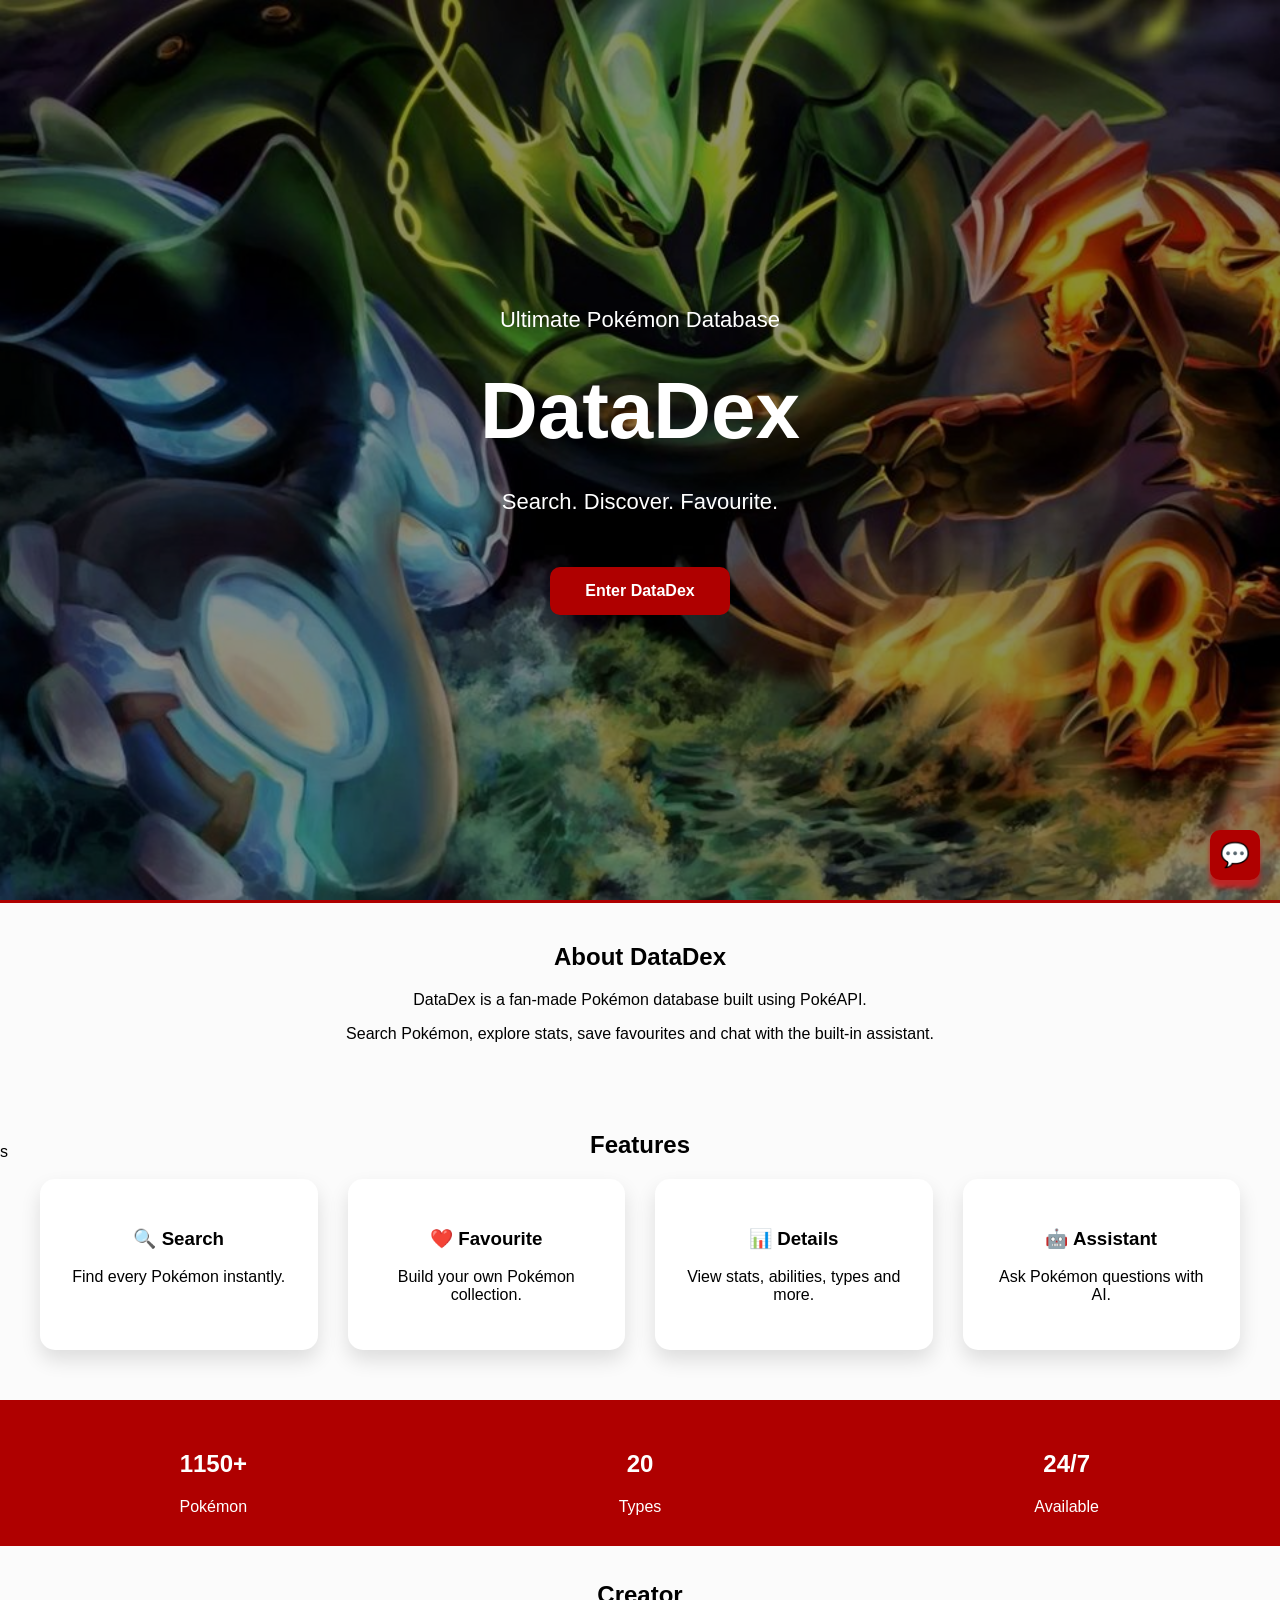
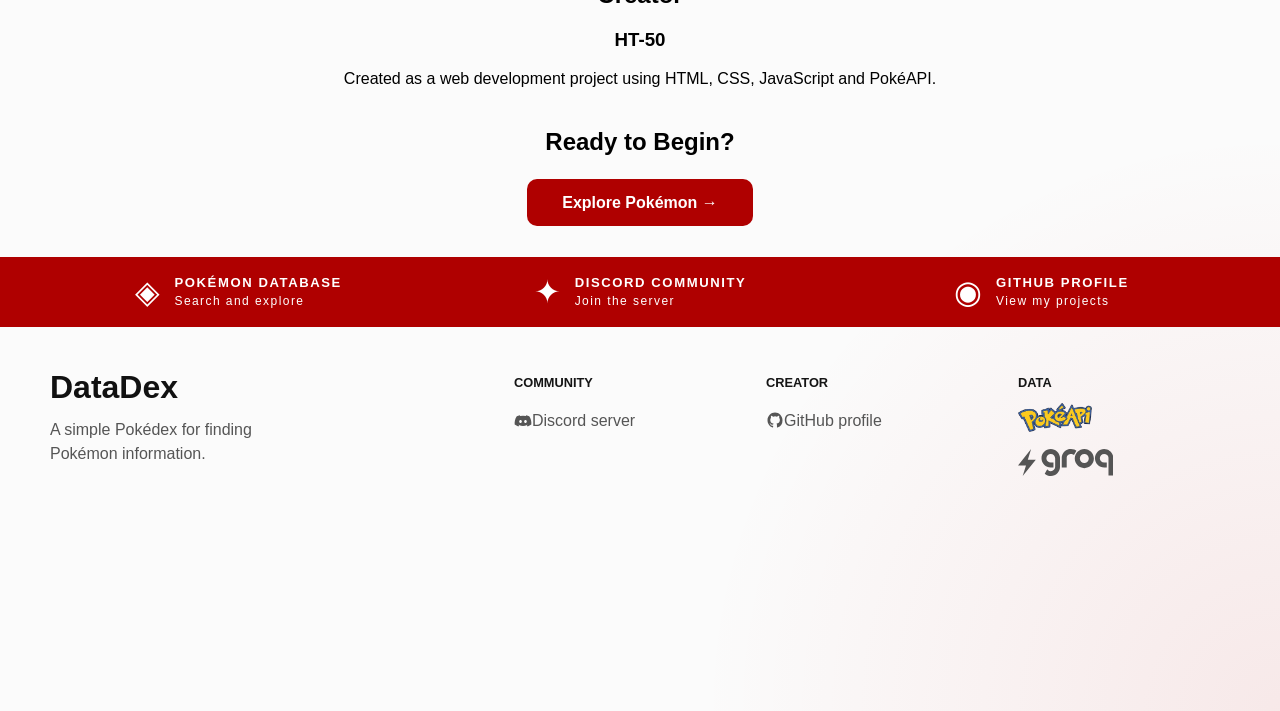
<file: HTML/DataDex.html>
<!DOCTYPE html>
<html lang="en">
<head>
    <meta charset="UTF-8">
    <meta name="viewport" content="width=device-width, initial-scale=1.0">
    <title>DataDex</title>
    <link rel="stylesheet" href="../CSS/Style.css">
    <link rel="stylesheet" href="../CSS/Main_Page.css">
    <!-- These scripts power the chatbox and Pokémon list. -->
    <script src="../Javascript/Chatbox.js" defer></script>
    <script src="../Javascript/Library.js" defer></script>
    <script src="../Javascript/AuthSystem.js" defer></script>
</head>
<body>
    <main class="landing">
        <!-- Attention Grapper -->
        <section class="hero" style="border-bottom: 3px solid rgb(175, 0, 0);">
            <img class="hero-bg" src="../Image/pokemon-wallpaper-1.jpg" alt="Hero">
            <div class="hero-overlay">
                <p>Ultimate Pokémon Database</p>
                <h1>DataDex</h1>
                <p>
                    Search. Discover. Favourite.
                </p>
                <a class="hero-btn" href="List.html">Enter DataDex</a>
            </div>
        </section>
        <!-- ABOUT -->
        <section class="landing-section" style="margin-top: 40px;">
            <h2>About DataDex</h2>
            <p>DataDex is a fan-made Pokémon database built using PokéAPI.</p>
            <p>Search Pokémon, explore stats, save favourites and chat with the built-in assistant.</p>
        </section>
        <!-- FEATURES -->s
        <section class="landing-section" style="margin-top: -50px;">
            <h2>Features</h2>
            <div class="feature-grid">
                <div class="feature-card">
                    <h3>🔍 Search</h3>
                    <p>Find every Pokémon instantly.</p>
                </div>
                <div class="feature-card">
                    <h3>❤️ Favourite</h3>
                    <p>Build your own Pokémon collection.</p>
                </div>
                <div class="feature-card">
                    <h3>📊 Details</h3>
                    <p>View stats, abilities, types and more.</p>
                </div>
                <div class="feature-card">
                    <h3>🤖 Assistant</h3>
                    <p>Ask Pokémon questions with AI.</p>
                </div>
            </div>
        </section>
        <!-- NUMBERS -->
        <section class="landing-stats">
            <div>
                <h2>1150+</h2>
                <span>Pokémon</span>
            </div>
            <div>
                <h2>20</h2>
                <span>Types</span>
            </div>
            <div>
                <h2>24/7</h2>
                <span>Available</span>
            </div>
        </section>
        <!-- CREATOR -->
        <section class="landing-section">
            <h2 style="margin-top: -65px;">Creator</h2>
            <h3>HT-50</h3>
            <p>
                Created as a web development project using
                HTML, CSS, JavaScript and PokéAPI.
            </p>
        </section>
        <!-- FINAL -->
        <section class="landing-section" style="margin-top: -60px;">
            <h2>Ready to Begin?</h2>
            <br>
            <a class="hero-btn" href="List.html">Explore Pokémon →</a>
            <div style="height: 20px;"></div>
        </section>
    </main>

    <!-- Fixed button and window for the Pokémon assistant. -->
    <button id="chatbox_btn" type="button">💬</button>
    <div id="chatbox" class="chatbox">
        <div class="chatbox-header">
            <h3>Chat with DataDex</h3>
            <button id="close_chatbox" type="button">Close</button>
        </div>
        <div id="chatbox_messages"></div>
        <div class="chatbox-input">
            <input type="text" id="chatbox_input" placeholder="Type your message...">
            <button id="send_message" type="button">Send</button>
        </div>
    </div>

    <!-- Site footer with community and creator links. -->
    <footer class="site-footer" style="transform: translateY(-75px);">
        <div class="footer-highlights">
            <div class="footer-feature"><span class="footer-icon">◈</span><p><strong>POKÉMON DATABASE</strong><span>Search and explore</span></p></div>
            <div class="footer-feature"><span class="footer-icon">✦</span><p><strong>DISCORD COMMUNITY</strong><span>Join the server</span></p></div>
            <div class="footer-feature"><span class="footer-icon">◉</span><p><strong>GITHUB PROFILE</strong><span>View my projects</span></p></div>
        </div>
        <div class="footer-main">
            <div class="footer-brand"><a href="DataDex.html">DataDex</a><p>A simple Pokédex for finding Pokémon information.</p></div>
            <div class="footer-column">
                <h2>COMMUNITY</h2>
                <a class="footer-social-link" href="https://discord.gg/fkH4f9ykp" target="_blank">
                    <svg viewBox="0 0 24 24" aria-hidden="true">
                        <path d="M20.3 4.4A16.3 16.3 0 0 0 16.3 3l-.5 1a15 15 0 0 0-7.6 0l-.5-1a16.3 16.3 0 0 0-4 1.4C1.2 8.2.6 11.8.9 15.4a16.5 16.5 0 0 0 4.9 2.5l1.2-1.6c-.7-.3-1.3-.6-1.9-1a10.4 10.4 0 0 0 1.5.7 11.7 11.7 0 0 0 10.8 0 10.4 10.4 0 0 0 1.5-.7c-.6.4-1.2.7-1.9 1l1.2 1.6a16.5 16.5 0 0 0 4.9-2.5c.4-4.2-.7-7.8-2.8-11ZM8.7 13.2c-1 0-1.8-.9-1.8-2s.8-2 1.8-2 1.8.9 1.8 2-.8 2-1.8 2Zm6.6 0c-1 0-1.8-.9-1.8-2s.8-2 1.8-2 1.8.9 1.8 2-.8 2-1.8 2Z"/>
                    </svg>Discord server
                </a>
            </div>
            <div class="footer-column">
                <h2>CREATOR</h2>
                <a class="footer-social-link" href="https://github.com/HT-50" target="_blank">
                    <svg viewBox="0 0 24 24" aria-hidden="true">
                        <path d="M12 2C6.5 2 2 6.6 2 12.2c0 4.5 2.9 8.3 6.8 9.7.5.1.7-.2.7-.5v-1.9c-2.8.6-3.4-1.2-3.4-1.2-.5-1.2-1.1-1.5-1.1-1.5-.9-.6.1-.6.1-.6 1 .1 1.5 1 1.5 1 .9 1.5 2.4 1.1 3 .9.1-.7.4-1.1.6-1.3-2.2-.3-4.5-1.1-4.5-5 0-1.1.4-2 1-2.7-.1-.3-.4-1.3.1-2.7 0 0 .8-.3 2.8 1.1a9.5 9.5 0 0 1 5 0c1.9-1.4 2.8-1.1 2.8-1.1.5 1.4.2 2.4.1 2.7.6.7 1 1.6 1 2.7 0 3.9-2.4 4.7-4.6 5 .4.3.7 1 .7 1.9v2.8c0 .3.2.6.7.5A10.2 10.2 0 0 0 22 12.2C22 6.6 17.5 2 12 2Z"/>
                    </svg>GitHub profile
                </a>
            </div>
            <div class="footer-column">
                <h2>DATA</h2>
                <a href="https://pokeapi.co/" target="_blank">
                    <img src="../Image/download.png" style="height: 35%; width: 35%; transform: translateY(-5px);">
                </a>
                <a href="https://groq.com/" target="_blank">
                    <svg style="width: 45%;" viewBox="0 0 1981.58 562.32" fill="currentColor" xmlns="http://www.w3.org/2000/svg">
                        <path d="M1378.01.31h-.04c-109.6 0-198.78 89.18-198.78 198.78s89.18 198.78 198.78 198.78 198.78-89.18 198.78-198.81C1576.56 89.66 1487.4.5 1378.01.31m93.33 198.78c0 51.49-41.88 93.36-93.36 93.36s-93.36-41.88-93.36-93.36 41.88-93.36 93.36-93.36 93.36 41.87 93.36 93.36M908.86 180.75c.43-11.74 1.43-23.13 3.67-34.68l.05-.23c2.83-13.62 7.15-26.73 12.81-38.99 11.8-25.1 29.21-47.21 50.41-64.03 20.78-16.39 45.11-28.6 70.38-35.33 12.4-3.45 25.23-5.67 38.18-6.6 28.63-2.05 56.94 1.15 83.9 11.24 9.98 3.74 19.95 8.47 29.26 13.87l15.78 9.17-50.61 88.04-15.8-8.8c-10.95-6.1-22.78-9.84-35.16-11.11-12.97-1.17-26.36 0-38.93 3.43-11.9 3.18-23.24 8.94-32.86 16.64-9 7.25-16.26 16.51-20.96 26.71-5.08 11.01-6.98 23.13-6.98 35.17v199.17H908.85V180.75ZM873.03 187.44c-1.25-50.37-21.77-97.51-57.79-132.72C779.25 19.54 731.74.1 681.47 0h-1.63C574.85 0 488.97 85.15 488.05 190.59c-.45 51.35 19.07 99.82 54.95 136.49 35.9 36.68 83.86 57.12 135.2 57.57h58.51V282.78h-55.55c-24.09.33-46.84-8.87-64.06-25.73-17.24-16.87-26.88-39.48-27.14-63.68-.55-49.87 39.38-90.9 89.04-91.5h2.39c49.58 0 90.14 40.58 90.42 90.37v177.83c0 49.22-40.06 89.74-89.31 90.37-23.59-.18-45.76-9.55-62.43-26.43l-12.93-13.07-.05.05-51.98 91.8c34.69 31.66 79.12 49.17 126.28 49.52h2.59c50.55-.72 97.97-20.94 133.54-56.97 35.54-36.02 55.27-83.78 55.53-134.6V187.46H873v-.02ZM1790.21.29c-51.34 0-99.58 20.01-135.85 56.38-36.21 36.3-56.11 84.53-56.01 135.76 0 105.86 86.07 191.97 191.87 191.97h54.41V282.67h-54.41c-49.74 0-90.19-40.48-90.19-90.24s40.45-90.24 90.19-90.24c22.6 0 44.23 8.44 60.92 23.76 16.11 14.8 28.77 34.62 28.77 56.46v367.66h101.67V192.43c0-105.94-85.85-192.14-191.37-192.14M165.98 342.21H0L272.4 1.5l-68.75 220.11H369.6L97.23 562.32z"></path>
                    </svg>
                </a>
            </div>
        </div>
    </footer>
    <br>
</body>
</html>
</file>
<file: CSS/Style.css>
/* Basic css */
body {
    margin: 0;
    font-family: Arial, sans-serif;
    background:
        radial-gradient(circle at top left, rgba(200, 17, 17, 0.12), transparent 28%),
        radial-gradient(circle at bottom right, rgba(200, 17, 17, 0.08), transparent 22%),
        #fbfbfb;
}
img {
    display: block;
    max-width: 100%;
    height: auto;
}
/* Avatar img border */
#user-avatar{
    width:35px;
    height:35px;
    border-radius:50%;
    object-fit:cover;
    cursor:pointer;
    border:3px solid rgb(175,0,0);
    box-shadow:0 0 8px rgba(175,0,0,.25);
    transition:.2s;
    transform:scale(1.1);
}
#user-avatar:hover{
    background: rgb(125, 0, 0);
    border-color: rgb(125, 0, 0);
    transform: translateY(-5px);
    box-shadow: 0 8px 18px rgb(100, 0, 0);
}
/* Favourite btn invisability */
#detailFavourite{
    visibility:hidden;
}
/* Favourite btn css */
.detail-favourite-btn{
    position: absolute;
    top: 15px;
    right: 15px;
    font-size: 18px;
    width: 40px;
    height: 40px;
    background:rgb(175, 0, 0);
    border: 2px solid rgb(175,0,0);
    border-radius: 10px;
    cursor: pointer;
    transition: .2s;
    text-align: center;
}
/* Change bg color on click */
.detail-favourite-btn.active{
    background:white;
}
.detail-favourite-btn:hover{
    transform:scale(1.08);
}
/* Navbar css */
.navbar {
    background-color: #ffffff;
    padding-left: 20px;
    padding-right: 20px;
    position: fixed;
    top: 5px;
    left: 5px;
    right: 5px;
    display: inline-flex;
    align-items: center;
    border: 3px solid rgb(175, 0, 0); 
    box-shadow: 0 0 10px rgb(175, 0, 0);
    width: auto;
    border-radius: 15px;
    z-index: 1000;
}
.nav-btn {
    background: rgb(175, 0, 0);
    color: white;
    border: 2px solid rgb(175, 0, 0);
    border-radius: 6px;
    padding: 6px 14px;
    font-weight: 700;
    cursor: pointer;
    transition: background 0.2s, color 0.2s, transform 0.2s, box-shadow 0.2s;
    display: inline-block;
    text-align: center;
    text-decoration: none;
}
.nav-btn:hover {
    background: rgb(125, 0, 0);
    border-color: rgb(125, 0, 0);
    transform: translateY(-5px);
    box-shadow: 0 8px 18px rgb(100, 0, 0);
}
.nav-right {
    margin-left: auto;
    display: flex;
    align-items: center;
    gap: 10px;
    font-size: 13.3333px;
    overflow-x: auto;
    overflow-y: hidden;
    white-space: nowrap;
    scrollbar-width: thin;
}
/* Auth modal ui */
.auth-modal{
    position:fixed;
    top:0;
    left:0;
    width:100%;
    height:100%;
    display:none;
    justify-content:center;
    align-items:flex-start;
    padding:20px;
    padding-top:15vh;
    background:rgba(0,0,0,.25);
    backdrop-filter:blur(5px);
    z-index:9999;
    animation:authFade .25s ease;
    box-sizing:border-box;
}
.auth-box{
    width:calc(100% - 40px);
    max-width:380px;
    margin-top:80px; /* Adjust this */
    background:#fff;
    border:2px solid rgb(175,0,0);
    border-radius:20px;
    padding:35px;
    box-shadow:
        0 0 15px rgba(150,0,0,.25),
        0 0 40px rgba(150,0,0,.18);
    animation:authDrop .35s ease;
    position:relative;
    box-sizing:border-box;
}
.auth-box h2{
    margin:0 0 30px;
    font-size:30px;
    font-weight:700;
    text-align:center;
    color:rgb(175,0,0);
}
.auth-close{
    position:absolute;
    top:15px;
    right:18px;
    border:none;
    background:none;
    font-size:28px;
    cursor:pointer;
    color:rgb(125,0,0);
    transition:.2s;
}
.auth-close:hover{
    transform:rotate(90deg);
}
.auth-box input{
    width:100%;
    padding:14px 16px;
    margin-bottom:18px;
    border:none;
    border-bottom:2px solid #d6d6d6;
    outline:none;
    background:transparent;
    font-size:15px;
    transition:.25s;
    box-sizing:border-box;
}
.auth-box input:focus{
    border-bottom:2px solid rgb(175,0,0);
}
.auth-btn{
    width:100%;
    padding:14px;
    border:none;
    border-radius:10px;
    background:rgb(175,0,0);
    color:#fff;
    font-size:16px;
    font-weight:bold;
    cursor:pointer;
    transition:.25s;
}
.auth-btn:hover{
    background: rgb(125, 0, 0);
    border-color: rgb(125, 0, 0);
    transform: translateY(-5px);
    box-shadow: 0 8px 18px rgb(100, 0, 0);
}
#auth-message{
    margin-top:15px;
    text-align:center;
    font-size:14px;
    color:red;
    min-height:20px;
}
#auth-switch-text{
    margin-top:22px;
    text-align:center;
    font-size:14px;
    color:#666;
}
#auth-switch-text a{
    text-decoration:none;
    font-weight:bold;
    color:rgb(175,0,0);
    transition:.2s;
}
#auth-switch-text a:hover{
    text-decoration:underline;
}
@keyframes authDrop{
    from{
        opacity:0;
        transform:translateY(-40px);
    }
    to{
        opacity:1;
        transform:translateY(0);
    }
}
@keyframes authFade{
    from{
        opacity:0;
    }
    to{
        opacity:1;
    }
}
@media(max-width:500px){
    .auth-modal{
        padding:20px;
        padding-top:70px;
    }
    .auth-box{
        padding:25px;
    }
    .auth-box h2{
        font-size:24px;
    }
}
/* Search page */
.search-section {
    width: min(100%, 1400px);
    margin: auto;
    padding: 20px 16px;
    text-align: center;
}
.search-container {
    position: relative;
    display: flex;
    width: 100%;
    max-width: 416px;
    margin: 12px auto;
}
#searchInput {
    min-width: 0;
    flex: 1;
    padding: 8px 12px;
    border: 1px solid #ccc;
    border-radius: 6px 0 0 6px;
}
/* Search btn */
#searchButton, #showMoreButton {
    border: 0;
    background: rgb(175, 0, 0);
    color: white;
    cursor: pointer;
    font-weight: 700;
    transition: background 0.2s, transform 0.2s;
}
#searchButton {
    padding: 8px 14px;
    border-radius: 0 6px 6px 0;
}
#searchButton:hover, #showMoreButton:hover {
    background: #a90f0f;
}
/* Search suggestions */
#searchSuggestions {
    position: absolute;
    top: 100%;
    left: 0;
    z-index: 10;
    width: 100%;
    overflow: hidden;
    background: #fff;
    border: 1px solid #ddd;
    border-top: 0;
    border-radius: 0 0 10px 10px;
    box-shadow: 0 10px 24px rgba(0, 0, 0, 0.12);
    text-align: left;
}
.search-suggestion-item, .search-suggestion-empty {
    padding: 10px 12px;
}
.search-suggestion-item {
    cursor: pointer;
}
.search-suggestion-item:hover {
    background: #f4f4f4;
}
.search-suggestion-empty {
    color: #666;
}
/* Cards div */
#pokemonContainer {
    display: grid;
    grid-template-columns: repeat(5, 1fr);
    gap: 20px;
}
/* Show more btn */
#showMoreButton {
    display: block;
    margin: 20px auto 0;
    padding: 12px 20px;
    border-radius: 999px;
    font-size: 1rem;
}
#showMoreButton:hover {
    transform: translateY(-2px);
}
.message-box {
    grid-column: 1 / -1;
    width: auto;
    margin: auto;
    padding: 15px;
    padding-left: 30px;
    padding-right: 30px;
    background: #fff;
    border: 1px solid #e6e6e6;
    border-radius: 16px;
    color: #333;
    font-size: 20px;
    font-weight: 700;
}
.hidden {
    display: none !important;
}
/* Card hover and color */
.pokemon-card {
    overflow: hidden;
    width: 100%;
    cursor: pointer;
    background: #fff;
    border: 1px solid #ccc;
    border-radius: 16px;
    box-shadow: 0 10px 22px rgba(0, 0, 0, 0.08);
    transition: transform 0.2s, box-shadow 0.2s;
}
.pokemon-card:hover {
    transform: translateY(-5px);
    box-shadow: 0 18px 30px rgba(0, 0, 0, 0.12);
}
/* Cards img */
.card-img-wrapper {
    padding: 16px;
    background: #f9f9f9;
}
.card-img-wrapper img {
    width: 100%;
}
/* Cards body */
.card-body {
    padding: 16px;
}
/* Position of cards' element */
.pokemon-name, .pokemon-id {
    margin: 0 0 8px;
}
.pokemon-name {
    text-transform: capitalize;
}
.pokemon-id, .pokemon-meta {
    color: #555;
}
.pokemon-meta {
    margin: 12px 0 0;
}
/* Type position */
.type-list {
    display: flex;
    flex-wrap: wrap;
    justify-content: center;
    gap: 8px;
    margin: 14px 0;
}
.pokemon-type {
    padding: 6px 16px;
    border-radius: 6px;
    color: #fff;
    font-size: 0.88rem;
    font-weight: 700;
    text-shadow: 0 1px 1px rgba(0, 0, 0, 0.25);
    text-transform: capitalize;
}
/* Type color */
.type-normal { background: #a8a77a; color: #222; }
.type-fire { background: #ee8130; }
.type-water { background: #6390f0; }
.type-electric { background: #f7d02c; color: #222; }
.type-grass { background: #7ac74c; }
.type-ice { background: #96d9d6; color: #222; }
.type-fighting { background: #c22e28; }
.type-poison { background: #a33ea1; }
.type-ground { background: #e2bf65; color: #222; }
.type-flying { background: linear-gradient(#3dc7ef 50%, #bdb9b8 50%); }
.type-psychic { background: #f95587; }
.type-bug { background: #a6b91a; }
.type-rock { background: #b6a136; }
.type-ghost { background: #735797; }
.type-dragon { background: linear-gradient(#53a4cf 50%, #f16e57 50%); }
.type-dark { background: #705746; }
.type-steel { background: #b7b7ce; color: #222; }
.type-fairy { background: #d685ad; }
/* Pokémon detail page css */
.detail-card {
    display: grid;
    grid-template-columns: 350px 1fr;
    gap: 30px;
    width: min(100% - 32px, 1000px);
    margin: 40px auto;
    padding: 30px;
    background: #fff;
    border-radius: 20px;
    box-shadow: 0 10px 25px rgba(0, 0, 0, 0.15);
}
/* Detail img */
.detail-image {
    display: flex;
    align-items: center;
    justify-content: center;
}
.detail-image img {
    width: 320px;
    transition: transform 0.3s;
}
.detail-image img:hover {
    transform: scale(1.08);
}
/* Detail pokemon header */
.detail-info h1 {
    margin: 0;
    font-size: 2.8rem;
    text-transform: capitalize;
    text-align: center;
}
/* Grid creator between img and stats */
.info-grid {
    display: grid;
    grid-template-columns: repeat(2, 1fr);
    gap: 18px;
    margin: 25px 0;
}
.info-grid div {
    padding: 18px;
    background: #f4f4f4;
    border-radius: 15px;
    text-align: center;
}
.info-grid strong {
    display: block;
    margin-bottom: 10px;
    font-size: 1.2rem;
}
/* Stats css */
#stats {
    display: flex;
    flex-direction: column;
    gap: 10px;
    margin-top: 20px;
}
.stat {
    display: grid;
    grid-template-columns: 110px 1fr 45px;
    gap: 15px;
    align-items: center;
}
.bar {
    height: 12px;
    overflow: hidden;
    background: #e5e5e5;
    border-radius: 30px;
}
.fill {
    height: 100%;
    background: #d62828;
    border-radius: inherit;
}
/* Footer css */
.site-footer {
    margin-top: 75px;
    color: #151515;
    padding-bottom: 50px;
}
/* Footers' red strip*/
.footer-highlights {
    display: grid;
    grid-template-columns: repeat(3, 1fr);
    gap: 24px;
    padding: 16px max(24px, calc((100% - 1180px) / 2));
    background: rgb(175, 0, 0);
    color: #fff;
}
/* Footer feature */
.footer-feature {
    display: flex;
    align-items: center;
    justify-content: center;
    gap: 14px;
}
.footer-feature p, .footer-brand p {
    margin: 0;
}
.footer-feature strong, .footer-feature span:not(.footer-icon) {
    display: block;
    letter-spacing: 0.12em;
}
.footer-feature strong { 
    font-size: 0.82rem; 
}
.footer-feature span:not(.footer-icon) { 
    margin-top: 4px; 
    font-size: 0.75rem; 
}
/* Footers' icon */
.footer-icon {
    color: #fff;
    font-size: 2rem;
}
/* Footer div */
.footer-main {
    display: grid;
    grid-template-columns: 2fr repeat(3, 1fr);
    gap: 40px;
    width: min(100% - 48px, 1180px);
    margin: auto;
    padding: 42px 0 75px;
}
/* Footer developer's text color page */
.footer-brand > a {
    color: #111;
    font-size: 2rem;
    font-weight: 700;
    text-decoration: none;
}
.footer-brand p {
    max-width: 260px;
    margin-top: 12px;
    color: #555;
    line-height: 1.5;
}
/* Footer developers' page */
.footer-column h2 {
    margin: 6px 0 18px;
    font-size: 0.8rem;
}
.footer-column a {
    display: block;
    margin-bottom: 12px;
    color: #555;
    text-decoration: none;
}
.footer-column a:hover {
    color: #c81111;
    text-decoration: underline;
}
/* Footer link */
.footer-social-link {
    display: inline-flex;
    align-items: center;
    gap: 8px;
}
.footer-social-link svg {
    width: 18px;
    height: 18px;
    fill: currentColor;
}
/* Shift position of links' icon a bit upward */
.footer-social-link[href*="discord"] svg {
    transform: translateY(5px);
}
.footer-social-link[href*="github"] svg {
    transform: translateY(3px);
}
/* Chatbox css */
#chatbox_btn {
    position: fixed;
    right: 20px;
    bottom: 20px;
    z-index: 1001;
    width: 50px;
    height: 50px;
    background: rgb(175, 0, 0);
    border: 0;
    border-radius: 10px;
    box-shadow: 0 8px 5px rgb(188, 38, 38);
    color: #fff;
    cursor: pointer;
    font-size: 24px;
}
#chatbox_btn:hover { 
    background: #cc0000; transform: translateY(-5px); 
}
#chatbox {
    position: fixed;
    right: 90px;
    bottom: 20px;
    z-index: 1002;
    display: none;
    width: 360px;
    overflow: hidden;
    background: #fff;
    border: 2px solid #c81111;
    border-radius: 12px;
    box-shadow: 0 22px 46px rgba(0, 0, 0, 0.22);
}
/* Chatbot header css */
.chatbox-header {
    position: relative;
    padding: 17px 90px 17px 12px;
    background: linear-gradient(90deg, #c81111, #e03b3b);
    border-radius: 10px 10px 0 0;
    color: #fff;
    text-align: center;
}
.chatbox-header h3 { 
    margin: 0; font-size: 1rem; 
}
#close_chatbox {
    position: absolute;
    top: 10px;
    right: 10px;
    height: 30px;
    padding: 0 10px;
    background: #fff;
    border: 1px solid #fff;
    border-radius: 999px;
    color: #c81111;
    cursor: pointer;
    font-weight: 700;
}
#chatbox_messages {
    display: flex;
    flex-direction: column;
    gap: 10px;
    height: 300px;
    overflow-y: auto;
    padding: 14px;
}
/* Chatbot input */
.chatbox-input {
    display: flex;
    gap: 10px;
    padding: 14px;
    border-top: 1px solid rgba(200, 17, 17, 0.25);
}
#chatbox_input {
    min-width: 0;
    flex: 1;
    padding: 12px 14px;
    border: 1px solid #ddd;
    border-radius: 999px;
    outline: 0;
}
#chatbox_input:focus { 
    border-color: #c81111; 
}
/* Message css */
#send_message {
    padding: 12px 16px;
    background: #c81111;
    border: 0;
    border-radius: 999px;
    color: #fff;
    cursor: pointer;
    font-weight: 700;
}
#send_message:hover { 
    background: #a90f0f; 
}
.message {
    max-width: 85%;
    margin-bottom: 10px;
    padding: 10px 12px;
    border-radius: 16px;
    box-shadow: 0 1px 2px rgba(0, 0, 0, 0.08);
    line-height: 1.45;
    white-space: pre-wrap;
    word-wrap: break-word;
}
.message.user { 
    align-self: flex-end; 
    background: #feeaea; 
    color: #3f1515; 
    border-bottom-right-radius: 4px; 
}
.message.bot { 
    align-self: flex-start; 
    background: #fff; 
    border: 1px solid #f0e0e0; 
    border-bottom-left-radius: 4px; 
}
/* Favourite css */
.favourite-btn{
    position:absolute;
    top:12px;
    right:12px;
    width:42px;
    height:42px;
    border:2px solid rgb(175,0,0);
    border-radius:10px;
    background:#fff;
    display:flex;
    align-items:center;
    justify-content:center;
    cursor:pointer;
    font-size:22px;
    transition:.2s;
    box-shadow:0 0 10px rgba(175,0,0,.18);
}
.favourite-btn:hover{
    background: rgb(125, 0, 0);
    border-color: rgb(125, 0, 0);
    transform: translateY(-5px);
    box-shadow: 0 8px 18px rgb(100, 0, 0);
}
.favourite-btn.active{
    background:rgb(175,0,0);
    color:#fff;
}
/* Reponsive for cards in when use phone */
/* Not good for under 200px phone */
@media (max-width: 1400px) {
    #pokemonContainer { 
        grid-template-columns: repeat(4, 1fr); 
    }
}
@media (max-width: 1000px) {
    #pokemonContainer { 
        grid-template-columns: repeat(3, 1fr); 
    }
}
@media (max-width: 800px) {
    .detail-card { 
        grid-template-columns: 1fr; 
        margin: 20px auto; 
        padding: 20px; 
    }
    .detail-image img { 
        width: 220px;
    }
    .info-grid { 
        grid-template-columns: 1fr; 
    }
}
@media (max-width: 700px) {
    .search-section { 
        padding: 20px 12px; 
    }
    #pokemonContainer { 
        grid-template-columns: repeat(2, 1fr); 
        gap: 16px; 
    }
    .footer-highlights,
    .footer-main {
        grid-template-columns: 1fr;
    }
    .footer-highlights {
        gap: 20px;
        padding: 28px 24px;
    }
    .footer-main {
        gap: 28px;
        padding-top: 36px;
    }
}
@media (max-width: 500px) {
    #chatbox { 
        right: 10px; 
        bottom: 80px; 
        width: calc(100% - 20px);
     }
    .stat { 
        grid-template-columns: 85px 1fr 35px; 
        gap: 8px; 
        font-size: 0.9rem; 
    }
}
</file>
<file: CSS/Main_Page.css>
/* css for landing page */
.hero {
    position: relative;
    height: 100vh;
    overflow: hidden;
}
.hero-bg {
    width: 100%;
    height: 100%;
    object-fit: cover;
}
.hero-overlay {
    position: absolute;
    inset: 0;
    background: rgba(0,0,0,.45);
    display: flex;
    flex-direction: column;
    justify-content: center;
    align-items: center;
    text-align: center;
    color: white;
}
.hero-overlay h1 {
    font-size: 80px;
    margin: 10px 0;
}
.hero-overlay p {
    font-size:22px;
}
.hero-btn {
    margin-top:30px;
    padding:15px 35px;
    background: rgb(175, 0, 0);
    color:white;
    border-radius:10px;
    text-decoration:none;
    font-weight:bold;
}
.hero-btn:hover {
    background: rgb(125, 0, 0);
    border-color: rgb(125, 0, 0);
    transform: translateY(-5px);
    box-shadow: 0 8px 18px rgb(100, 0, 0);
}
.landing-section {
    max-width: 1200px;
    margin: 100px auto;
    padding: 0 40px;
    text-align: center;
}
.feature-grid {
    display: grid;
    grid-template-columns: repeat(auto-fit,minmax(250px,1fr));
    gap: 30px;
    margin-top: 20px;
    margin-bottom: -50px;
}
.feature-card {
    background: white;
    padding: 30px;
    border-radius: 15px;
    box-shadow: 0 10px 20px rgba(0,0,0,.12);
}
.landing-stats {
    display: grid;
    grid-template-columns: repeat(3,1fr);
    background: rgb(175, 0, 0);
    color: white;
    text-align: center;
    padding: 30px 0;
}
</file>
